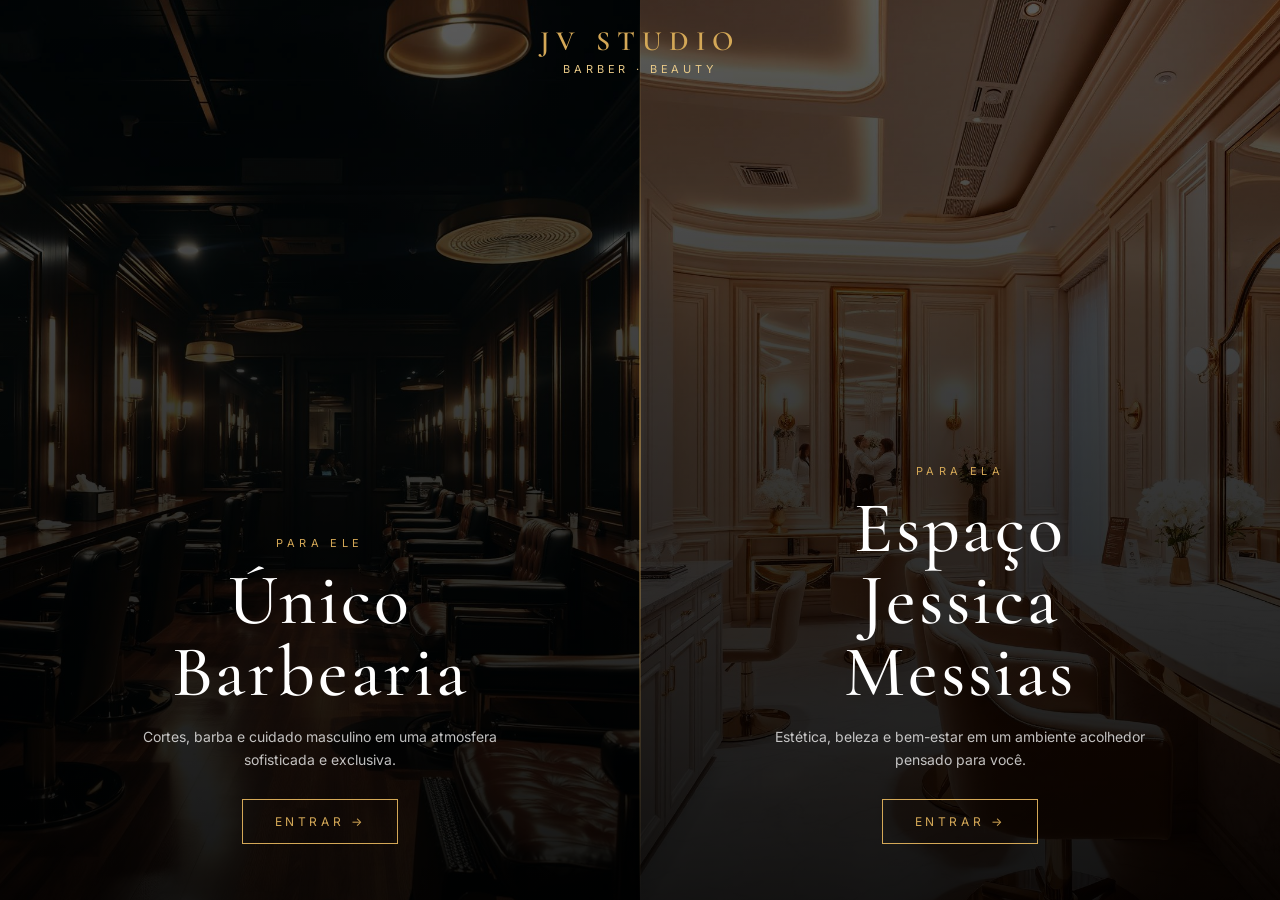
<file: index.html>
<!DOCTYPE html>
<html lang="pt-BR">
<head>
<meta charset="UTF-8" />
<meta name="viewport" content="width=device-width, initial-scale=1" />
<title>JV Studio — Único Barbearia & Espaço Jessica Messias</title>
<meta name="description" content="Dois universos de beleza e cuidado em um só lugar." />
<link rel="stylesheet" href="styles.css" />
</head>
<body>
  <div class="jv-home">
      <div class="jv-home__brand"><strong>JV STUDIO</strong>BARBER · BEAUTY</div>

    <a href="unico.html" class="jv-home__side">
      <div class="jv-home__bg" style="background-image:url('assets/unico-hero.jpg')"></div>
      <div class="jv-home__overlay"></div>
      <div class="jv-home__content">
        <div class="jv-home__kicker">Para ele</div>
        <h1 class="jv-home__title">Único<br/>Barbearia</h1>
        <p class="jv-home__desc">Cortes, barba e cuidado masculino em uma atmosfera sofisticada e exclusiva.</p>
        <span class="jv-home__cta">Entrar →</span>
      </div>
    </a>

    <div class="jv-home__divider"></div>

    <a href="jessicamessias.html" class="jv-home__side">
      <div class="jv-home__bg" style="background-image:url('assets/jessica-hero.jpg')"></div>
      <div class="jv-home__overlay"></div>
      <div class="jv-home__content">
        <div class="jv-home__kicker">Para ela</div>
        <h1 class="jv-home__title">Espaço<br/>Jessica Messias</h1>
        <p class="jv-home__desc">Estética, beleza e bem-estar em um ambiente acolhedor pensado para você.</p>
        <span class="jv-home__cta">Entrar →</span>
      </div>
    </a>
  </div>
  <script src="script.js"></script>
</body>
</html>
</file>
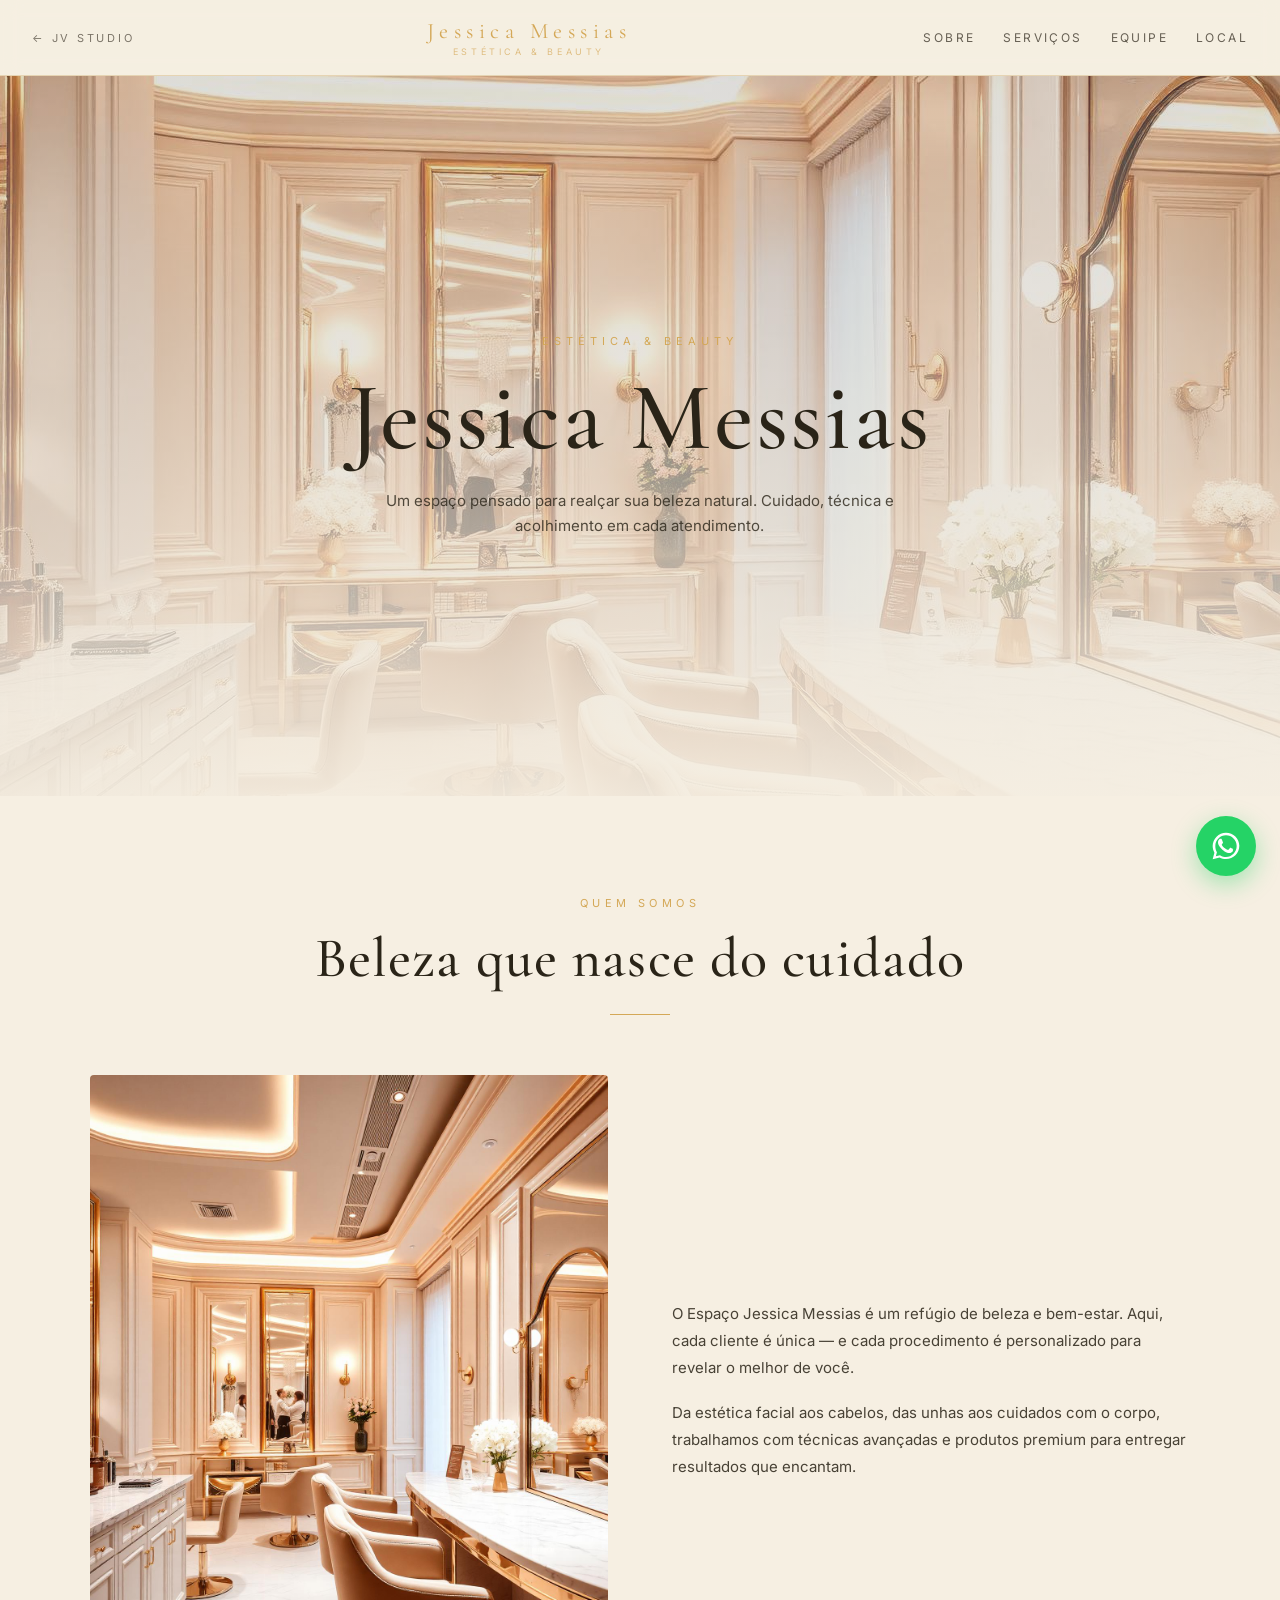
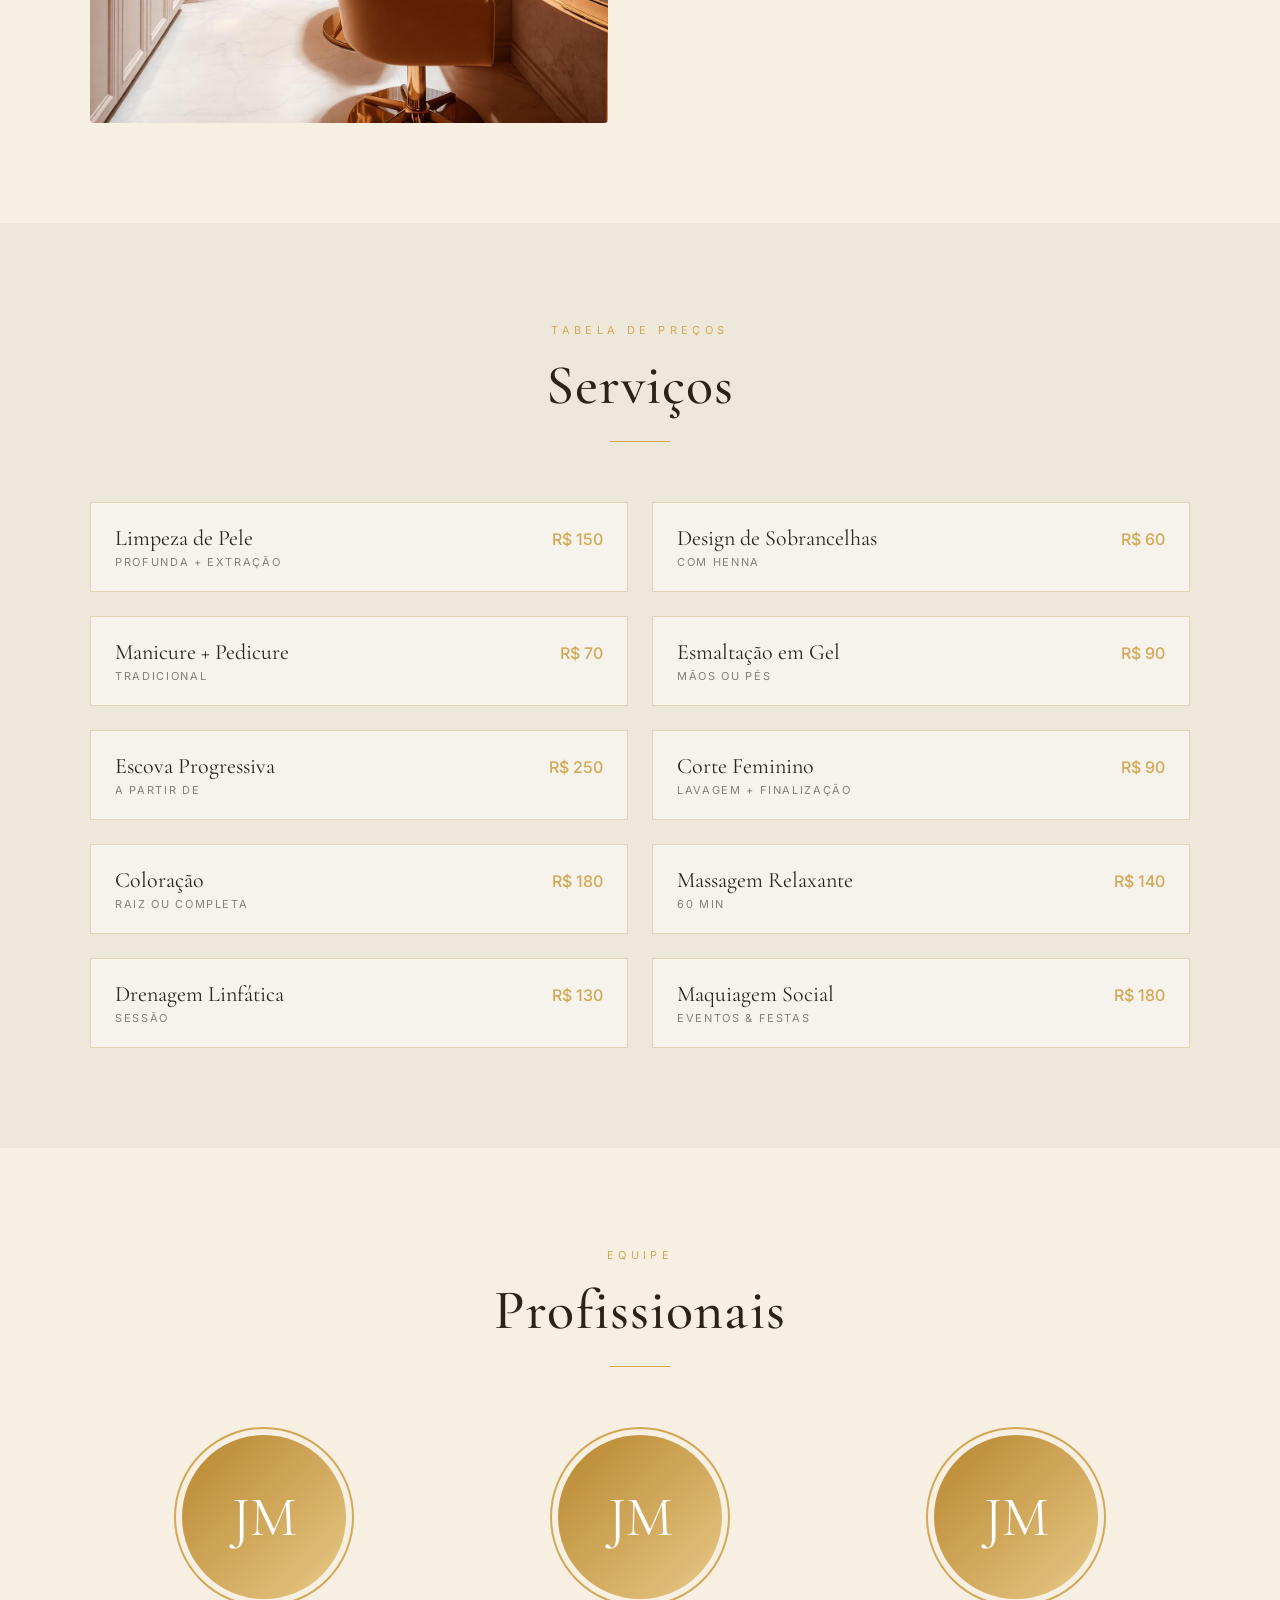
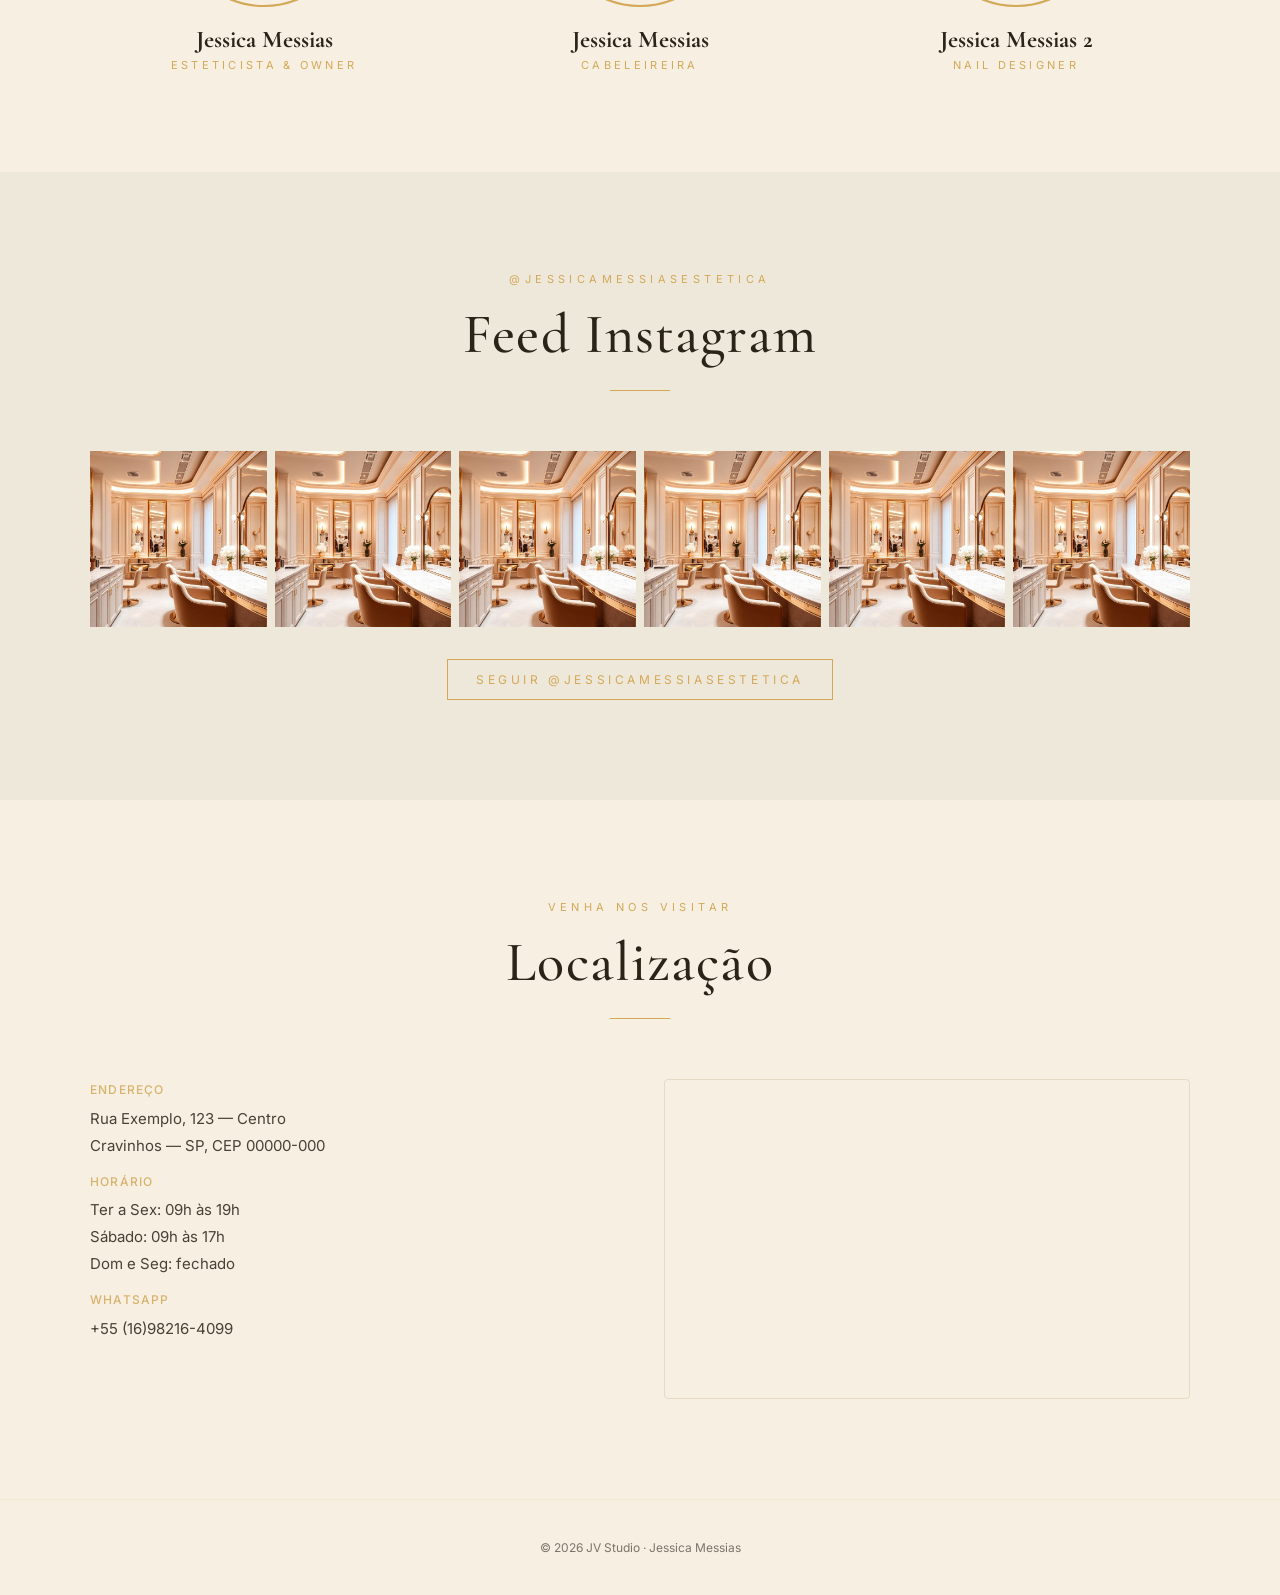
<file: jessicamessias.html>
<!DOCTYPE html>
<html lang="pt-BR">
<head>
<meta charset="UTF-8" />
<meta name="viewport" content="width=device-width, initial-scale=1" />
<title>Jessica Messias — JV Studio</title>
<meta name="description" content="Um espaço pensado para realçar sua beleza natural. Cuidado, técnica e acolhimento em cada atendimento." />
<link rel="stylesheet" href="styles.css" />
</head>
<body>
<div class="jv-page jv-page--light">
  <nav class="jv-nav">
    <a href="index.html" class="jv-nav__back">← JV Studio</a>
    <a href="#topo" class="jv-nav__logo">Jessica Messias<small>ESTÉTICA & BEAUTY</small></a>
    <div class="jv-nav__links">
      <a href="#sobre">Sobre</a>
      <a href="#servicos">Serviços</a>
      <a href="#profissionais">Equipe</a>
      <a href="#localizacao">Local</a>
    </div>
  </nav>

  <section id="topo" class="jv-hero">
    <div class="jv-hero__bg" style="background-image:url('assets/jessica-hero.jpg')"></div>
    <div class="jv-hero__overlay"></div>
    <div class="jv-hero__inner">
      <div class="jv-hero__kicker">ESTÉTICA & BEAUTY</div>
      <h1 class="jv-hero__title">Jessica Messias</h1>
      <p class="jv-hero__sub">Um espaço pensado para realçar sua beleza natural. Cuidado, técnica e acolhimento em cada atendimento.</p>
    </div>
  </section>

  <section id="sobre" class="jv-section">
    <div class="jv-section__wrap">
      <div class="jv-section__kicker">Quem somos</div>
      <h2 class="jv-section__title">Beleza que nasce do cuidado</h2>
      <div class="jv-about">
        <img src="assets/jessica-hero.jpg" alt="Jessica Messias" loading="lazy">
        <div><p>O Espaço Jessica Messias é um refúgio de beleza e bem-estar. Aqui, cada cliente é única — e cada procedimento é personalizado para revelar o melhor de você.</p><p>Da estética facial aos cabelos, das unhas aos cuidados com o corpo, trabalhamos com técnicas avançadas e produtos premium para entregar resultados que encantam.</p></div>
      </div>
    </div>
  </section>

  <section id="servicos" class="jv-section jv-section--alt">
    <div class="jv-section__wrap">
      <div class="jv-section__kicker">Tabela de preços</div>
      <h2 class="jv-section__title">Serviços</h2>
      <div class="jv-services"><div class="jv-service"><div class="jv-service__name">Limpeza de Pele<small>Profunda + extração</small></div><div class="jv-service__price">R$ 150</div></div>
<div class="jv-service"><div class="jv-service__name">Design de Sobrancelhas<small>Com henna</small></div><div class="jv-service__price">R$ 60</div></div>
<div class="jv-service"><div class="jv-service__name">Manicure + Pedicure<small>Tradicional</small></div><div class="jv-service__price">R$ 70</div></div>
<div class="jv-service"><div class="jv-service__name">Esmaltação em Gel<small>Mãos ou pés</small></div><div class="jv-service__price">R$ 90</div></div>
<div class="jv-service"><div class="jv-service__name">Escova Progressiva<small>A partir de</small></div><div class="jv-service__price">R$ 250</div></div>
<div class="jv-service"><div class="jv-service__name">Corte Feminino<small>Lavagem + finalização</small></div><div class="jv-service__price">R$ 90</div></div>
<div class="jv-service"><div class="jv-service__name">Coloração<small>Raiz ou completa</small></div><div class="jv-service__price">R$ 180</div></div>
<div class="jv-service"><div class="jv-service__name">Massagem Relaxante<small>60 min</small></div><div class="jv-service__price">R$ 140</div></div>
<div class="jv-service"><div class="jv-service__name">Drenagem Linfática<small>Sessão</small></div><div class="jv-service__price">R$ 130</div></div>
<div class="jv-service"><div class="jv-service__name">Maquiagem Social<small>Eventos & festas</small></div><div class="jv-service__price">R$ 180</div></div>
</div>
    </div>
  </section>

  <section id="profissionais" class="jv-section">
    <div class="jv-section__wrap">
      <div class="jv-section__kicker">Equipe</div>
      <h2 class="jv-section__title">Profissionais</h2>
      <div class="jv-pros"><div class="jv-pro"><div class="jv-pro__avatar"><div>JM</div></div><h3 class="jv-pro__name">Jessica Messias</h3><div class="jv-pro__role">Esteticista & Owner</div></div>
<div class="jv-pro"><div class="jv-pro__avatar"><div>JM</div></div><h3 class="jv-pro__name">Jessica Messias</h3><div class="jv-pro__role">Cabeleireira</div></div>
<div class="jv-pro"><div class="jv-pro__avatar"><div>JM</div></div><h3 class="jv-pro__name">Jessica Messias 2</h3><div class="jv-pro__role">Nail Designer</div></div>
</div>
    </div>
  </section>

  <section id="instagram" class="jv-section jv-section--alt">
    <div class="jv-section__wrap">
      <div class="jv-section__kicker">@jessicamessiasestetica</div>
      <h2 class="jv-section__title">Feed Instagram</h2>
      <div class="jv-insta"><a href="https://instagram.com/jessicamessiasestetica" target="_blank" rel="noopener"><img src="assets/jessica-hero.jpg" alt="Instagram 1" loading="lazy"></a>
<a href="https://instagram.com/jessicamessiasestetica" target="_blank" rel="noopener"><img src="assets/jessica-hero.jpg" alt="Instagram 2" loading="lazy"></a>
<a href="https://instagram.com/jessicamessiasestetica" target="_blank" rel="noopener"><img src="assets/jessica-hero.jpg" alt="Instagram 3" loading="lazy"></a>
<a href="https://instagram.com/jessicamessiasestetica" target="_blank" rel="noopener"><img src="assets/jessica-hero.jpg" alt="Instagram 4" loading="lazy"></a>
<a href="https://instagram.com/jessicamessiasestetica" target="_blank" rel="noopener"><img src="assets/jessica-hero.jpg" alt="Instagram 5" loading="lazy"></a>
<a href="https://instagram.com/jessicamessiasestetica" target="_blank" rel="noopener"><img src="assets/jessica-hero.jpg" alt="Instagram 6" loading="lazy"></a>
</div>
      <div class="jv-insta__cta"><a href="https://instagram.com/jessicamessiasestetica" target="_blank" rel="noopener">Seguir @jessicamessiasestetica</a></div>
    </div>
  </section>

  <section id="localizacao" class="jv-section">
    <div class="jv-section__wrap">
      <div class="jv-section__kicker">Venha nos visitar</div>
      <h2 class="jv-section__title">Localização</h2>
      <div class="jv-location">
        <div class="jv-location__info">
          <p><strong>Endereço</strong>Rua Exemplo, 123 — Centro<br>Cravinhos — SP, CEP 00000-000<br></p>
          <p><strong>Horário</strong>Ter a Sex: 09h às 19h<br>Sábado: 09h às 17h<br>Dom e Seg: fechado<br></p>
          <p><strong>WhatsApp</strong>+55 (16)98216-4099</p>
        </div>
        <iframe src="https://www.google.com/maps?q=estetica&output=embed" loading="lazy" referrerpolicy="no-referrer-when-downgrade" title="Mapa"></iframe>
      </div>
    </div>
  </section>

  <footer class="jv-footer">© 2026 JV Studio · Jessica Messias</footer>

  <a class="jv-whats" data-whats="jessica" href="#" target="_blank" rel="noopener" aria-label="WhatsApp"><svg viewBox="0 0 24 24" fill="currentColor"><path d="M17.5 14.4c-.3-.1-1.7-.9-2-1s-.5-.1-.7.2-.8 1-1 1.2-.4.2-.7.1c-.3-.2-1.3-.5-2.5-1.5-.9-.8-1.5-1.8-1.7-2.1-.2-.3 0-.5.1-.6.1-.1.3-.4.4-.5.1-.2.2-.3.3-.5.1-.2 0-.4 0-.5C9.6 9 9 7.5 8.8 7c-.2-.5-.4-.4-.6-.4h-.5c-.2 0-.5.1-.7.4-.3.3-1 1-1 2.4 0 1.4 1 2.8 1.2 3 .2.2 2 3 4.8 4.2 1.7.7 2.4.8 3.2.7.5-.1 1.7-.7 1.9-1.3.2-.7.2-1.2.2-1.3-.1-.1-.3-.2-.6-.3M12 2C6.5 2 2 6.5 2 12c0 1.8.5 3.5 1.3 5L2 22l5.2-1.4c1.5.8 3.1 1.2 4.8 1.2 5.5 0 10-4.5 10-10S17.5 2 12 2m0 18.3c-1.5 0-2.9-.4-4.2-1.2l-.3-.2-3.1.8.8-3-.2-.3C4.3 15 4 13.5 4 12c0-4.4 3.6-8 8-8s8 3.6 8 8-3.6 8.3-8 8.3"/></svg></a>
</div>
<script src="script.js"></script>
</body>
</html>
</file>
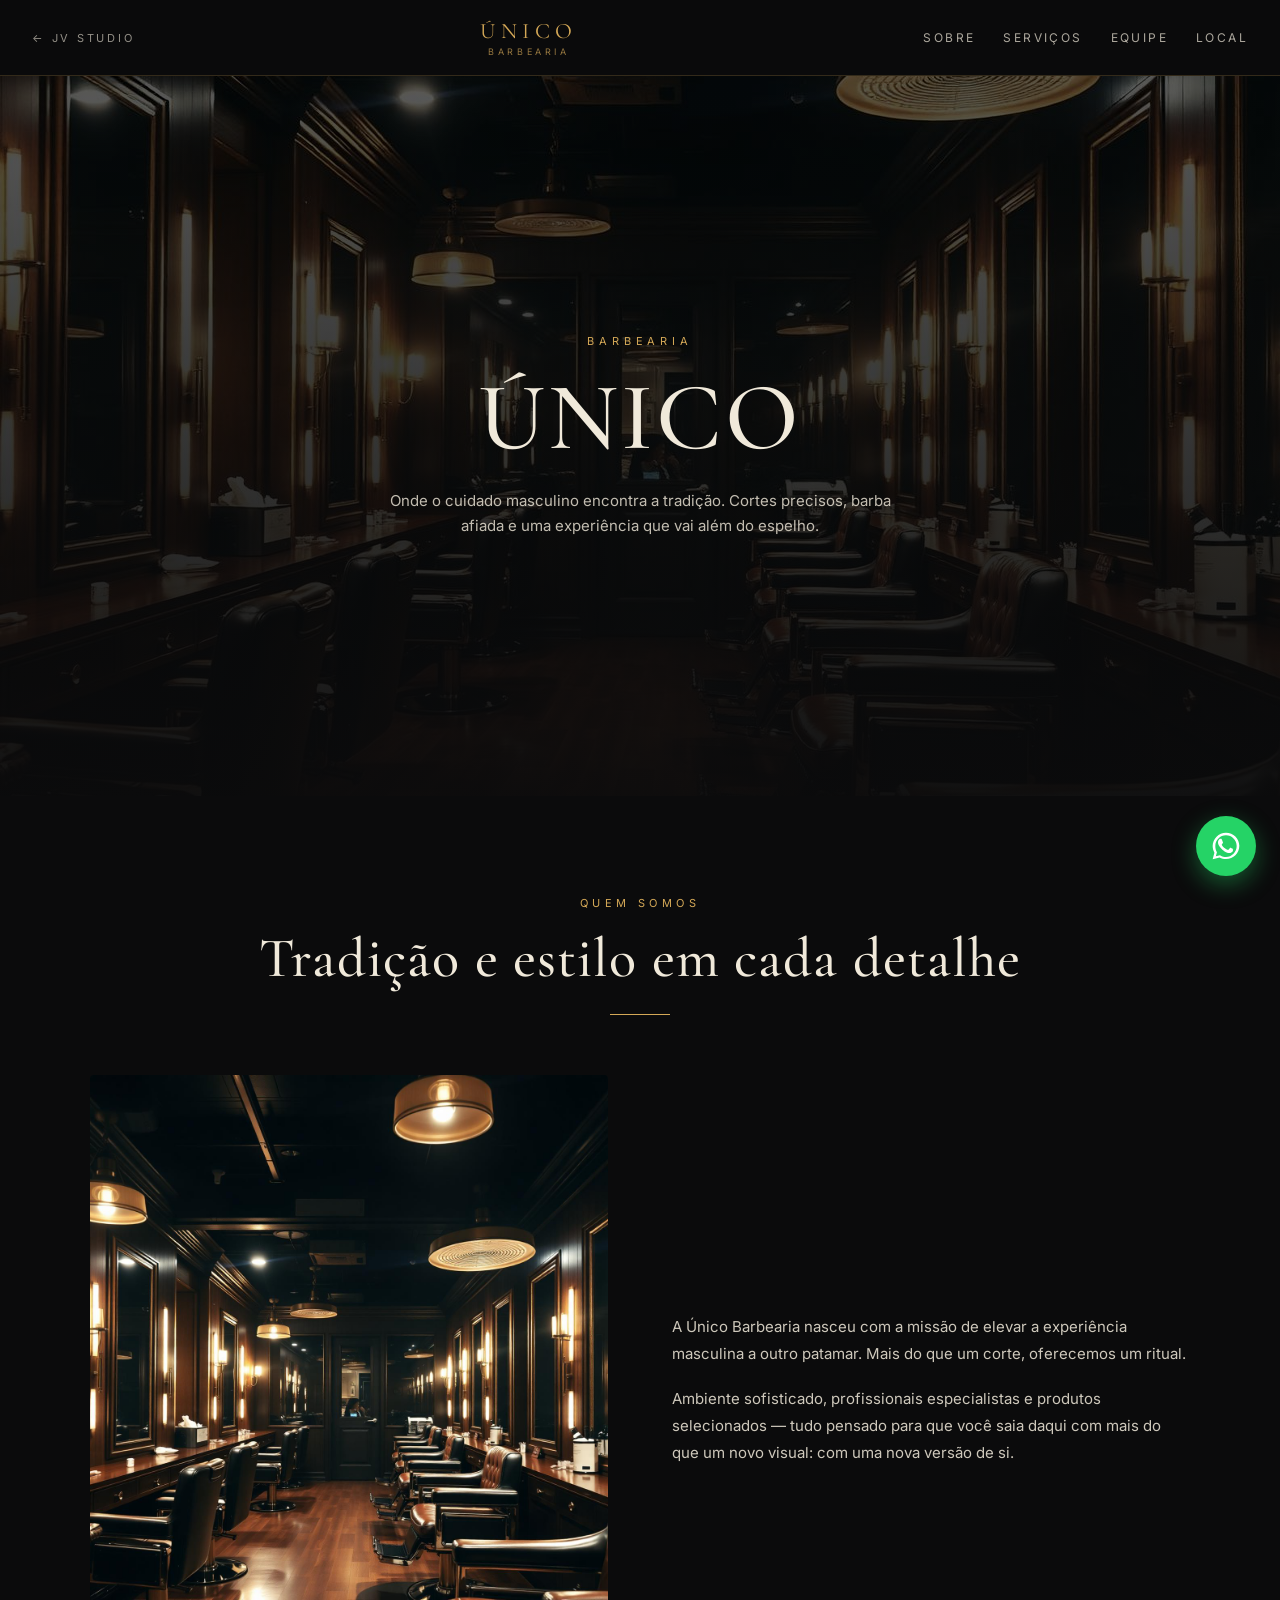
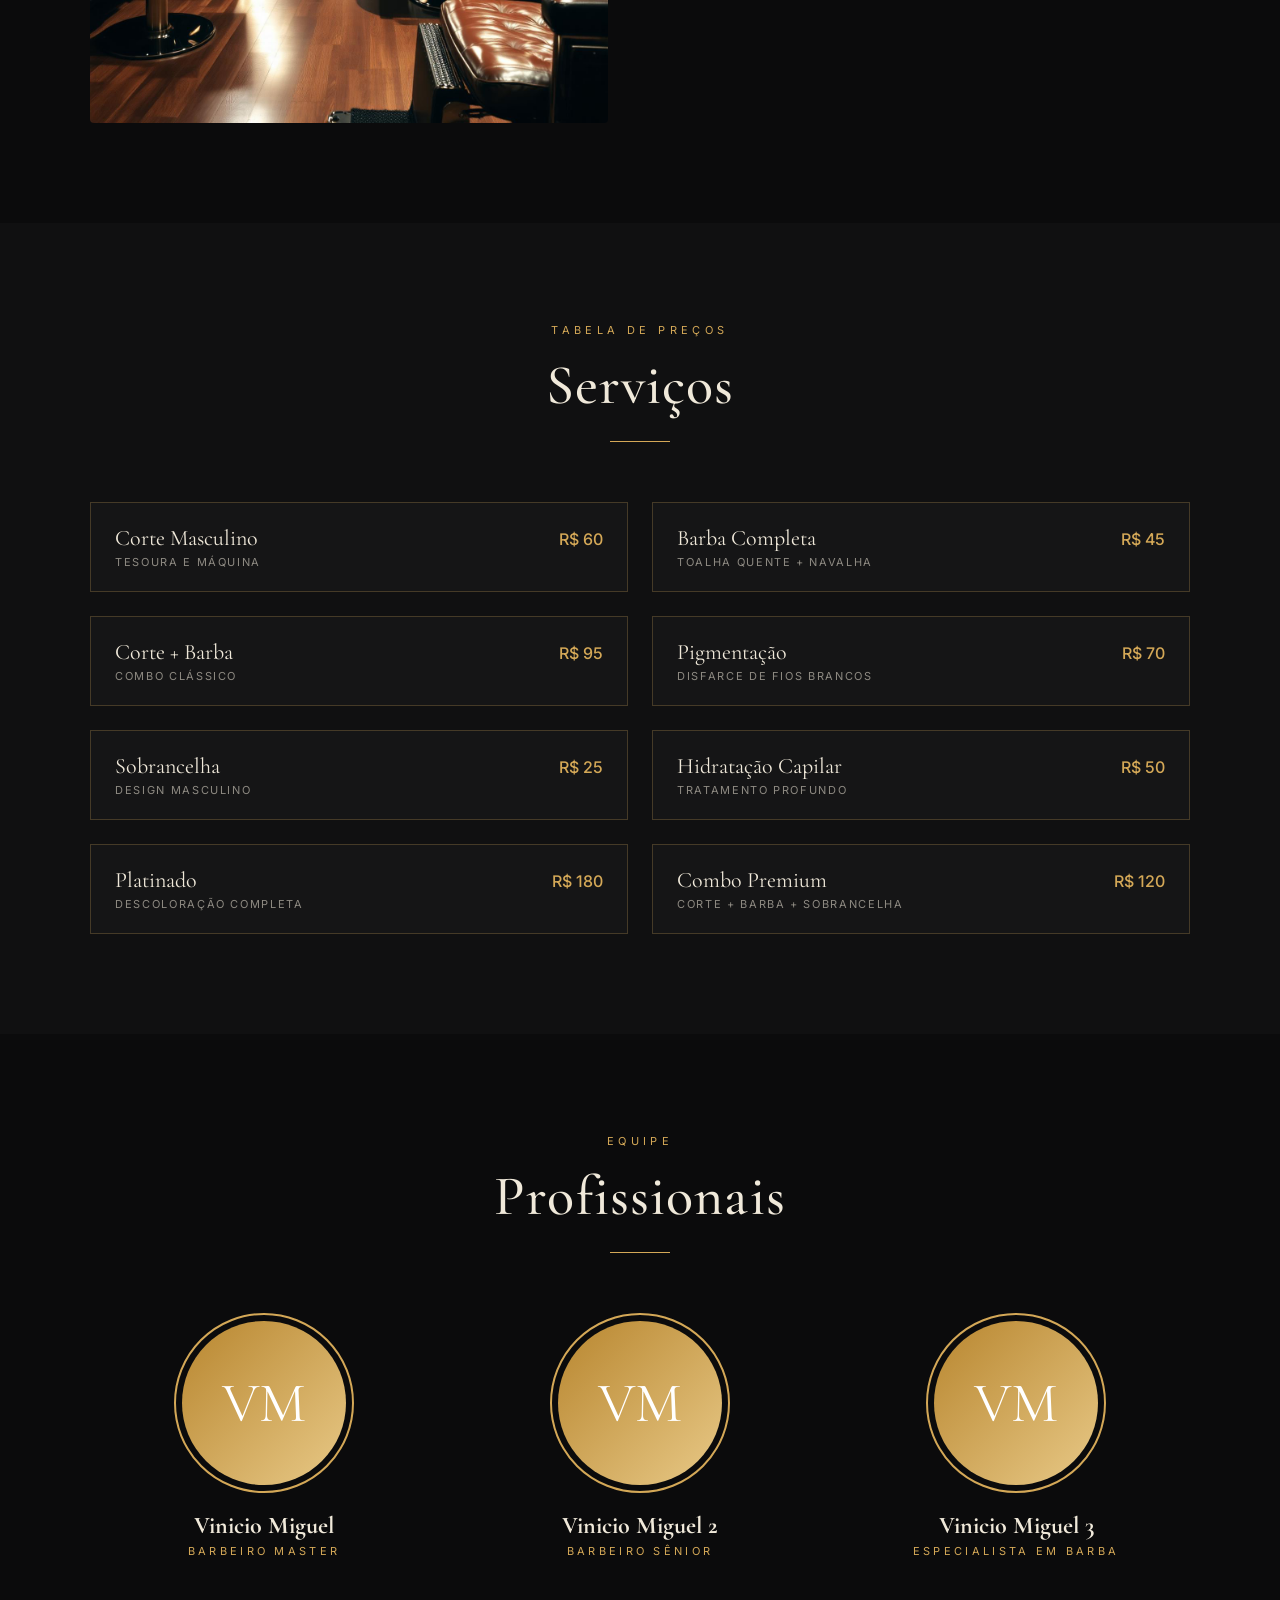
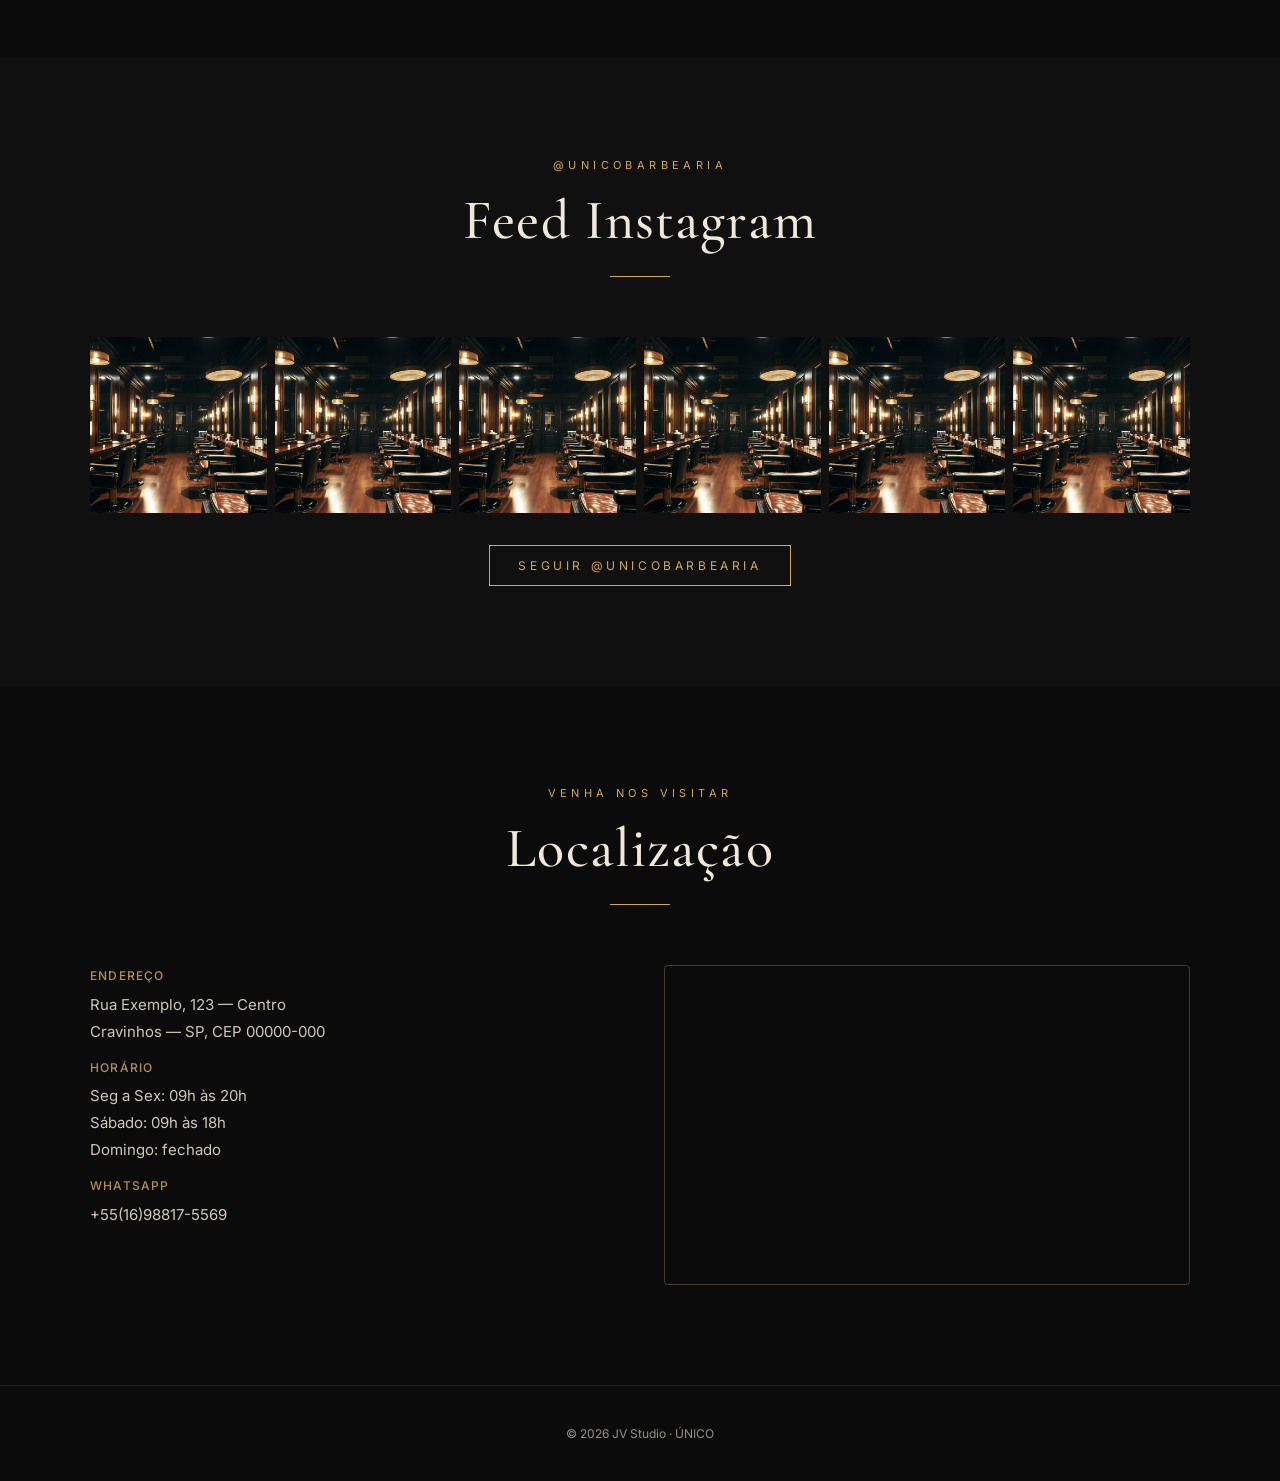
<file: unico.html>
<!DOCTYPE html>
<html lang="pt-BR">
<head>
<meta charset="UTF-8" />
<meta name="viewport" content="width=device-width, initial-scale=1" />
<title>ÚNICO — JV Studio</title>
<meta name="description" content="Onde o cuidado masculino encontra a tradição. Cortes precisos, barba afiada e uma experiência que vai além do espelho." />
<link rel="stylesheet" href="styles.css" />
</head>
<body>
<div class="jv-page ">
  <nav class="jv-nav">
    <a href="index.html" class="jv-nav__back">← JV Studio</a>
    <a href="#topo" class="jv-nav__logo">ÚNICO<small>BARBEARIA</small></a>
    <div class="jv-nav__links">
      <a href="#sobre">Sobre</a>
      <a href="#servicos">Serviços</a>
      <a href="#profissionais">Equipe</a>
      <a href="#localizacao">Local</a>
    </div>
  </nav>

  <section id="topo" class="jv-hero">
    <div class="jv-hero__bg" style="background-image:url('assets/unico-hero.jpg')"></div>
    <div class="jv-hero__overlay"></div>
    <div class="jv-hero__inner">
      <div class="jv-hero__kicker">BARBEARIA</div>
      <h1 class="jv-hero__title">ÚNICO</h1>
      <p class="jv-hero__sub">Onde o cuidado masculino encontra a tradição. Cortes precisos, barba afiada e uma experiência que vai além do espelho.</p>
    </div>
  </section>

  <section id="sobre" class="jv-section">
    <div class="jv-section__wrap">
      <div class="jv-section__kicker">Quem somos</div>
      <h2 class="jv-section__title">Tradição e estilo em cada detalhe</h2>
      <div class="jv-about">
        <img src="assets/unico-hero.jpg" alt="ÚNICO" loading="lazy">
        <div><p>A Único Barbearia nasceu com a missão de elevar a experiência masculina a outro patamar. Mais do que um corte, oferecemos um ritual.</p><p>Ambiente sofisticado, profissionais especialistas e produtos selecionados — tudo pensado para que você saia daqui com mais do que um novo visual: com uma nova versão de si.</p></div>
      </div>
    </div>
  </section>

  <section id="servicos" class="jv-section jv-section--alt">
    <div class="jv-section__wrap">
      <div class="jv-section__kicker">Tabela de preços</div>
      <h2 class="jv-section__title">Serviços</h2>
      <div class="jv-services"><div class="jv-service"><div class="jv-service__name">Corte Masculino<small>Tesoura e máquina</small></div><div class="jv-service__price">R$ 60</div></div>
<div class="jv-service"><div class="jv-service__name">Barba Completa<small>Toalha quente + navalha</small></div><div class="jv-service__price">R$ 45</div></div>
<div class="jv-service"><div class="jv-service__name">Corte + Barba<small>Combo clássico</small></div><div class="jv-service__price">R$ 95</div></div>
<div class="jv-service"><div class="jv-service__name">Pigmentação<small>Disfarce de fios brancos</small></div><div class="jv-service__price">R$ 70</div></div>
<div class="jv-service"><div class="jv-service__name">Sobrancelha<small>Design masculino</small></div><div class="jv-service__price">R$ 25</div></div>
<div class="jv-service"><div class="jv-service__name">Hidratação Capilar<small>Tratamento profundo</small></div><div class="jv-service__price">R$ 50</div></div>
<div class="jv-service"><div class="jv-service__name">Platinado<small>Descoloração completa</small></div><div class="jv-service__price">R$ 180</div></div>
<div class="jv-service"><div class="jv-service__name">Combo Premium<small>Corte + barba + sobrancelha</small></div><div class="jv-service__price">R$ 120</div></div>
</div>
    </div>
  </section>

  <section id="profissionais" class="jv-section">
    <div class="jv-section__wrap">
      <div class="jv-section__kicker">Equipe</div>
      <h2 class="jv-section__title">Profissionais</h2>
      <div class="jv-pros"><div class="jv-pro"><div class="jv-pro__avatar"><div>VM</div></div><h3 class="jv-pro__name">Vinicio Miguel</h3><div class="jv-pro__role">Barbeiro Master</div></div>
<div class="jv-pro"><div class="jv-pro__avatar"><div>VM</div></div><h3 class="jv-pro__name">Vinicio Miguel 2</h3><div class="jv-pro__role">Barbeiro Sênior</div></div>
<div class="jv-pro"><div class="jv-pro__avatar"><div>VM</div></div><h3 class="jv-pro__name">Vinicio Miguel 3</h3><div class="jv-pro__role">Especialista em Barba</div></div>
</div>
    </div>
  </section>

  <section id="instagram" class="jv-section jv-section--alt">
    <div class="jv-section__wrap">
      <div class="jv-section__kicker">@unicobarbearia</div>
      <h2 class="jv-section__title">Feed Instagram</h2>
      <div class="jv-insta"><a href="https://instagram.com/unicobarbearia" target="_blank" rel="noopener"><img src="assets/unico-hero.jpg" alt="Instagram 1" loading="lazy"></a>
<a href="https://instagram.com/unicobarbearia" target="_blank" rel="noopener"><img src="assets/unico-hero.jpg" alt="Instagram 2" loading="lazy"></a>
<a href="https://instagram.com/unicobarbearia" target="_blank" rel="noopener"><img src="assets/unico-hero.jpg" alt="Instagram 3" loading="lazy"></a>
<a href="https://instagram.com/unicobarbearia" target="_blank" rel="noopener"><img src="assets/unico-hero.jpg" alt="Instagram 4" loading="lazy"></a>
<a href="https://instagram.com/unicobarbearia" target="_blank" rel="noopener"><img src="assets/unico-hero.jpg" alt="Instagram 5" loading="lazy"></a>
<a href="https://instagram.com/unicobarbearia" target="_blank" rel="noopener"><img src="assets/unico-hero.jpg" alt="Instagram 6" loading="lazy"></a>
</div>
      <div class="jv-insta__cta"><a href="https://instagram.com/unicobarbearia" target="_blank" rel="noopener">Seguir @unicobarbearia</a></div>
    </div>
  </section>

  <section id="localizacao" class="jv-section">
    <div class="jv-section__wrap">
      <div class="jv-section__kicker">Venha nos visitar</div>
      <h2 class="jv-section__title">Localização</h2>
      <div class="jv-location">
        <div class="jv-location__info">
          <p><strong>Endereço</strong>Rua Exemplo, 123 — Centro<br>Cravinhos — SP, CEP 00000-000<br></p>
          <p><strong>Horário</strong>Seg a Sex: 09h às 20h<br>Sábado: 09h às 18h<br>Domingo: fechado<br></p>
          <p><strong>WhatsApp</strong>+55(16)98817-5569</p>
        </div>
        <iframe src="https://www.google.com/maps?q=barbearia&output=embed" loading="lazy" referrerpolicy="no-referrer-when-downgrade" title="Mapa"></iframe>
      </div>
    </div>
  </section>

  <footer class="jv-footer">© 2026 JV Studio · ÚNICO</footer>

  <a class="jv-whats" data-whats="unico" href="#" target="_blank" rel="noopener" aria-label="WhatsApp"><svg viewBox="0 0 24 24" fill="currentColor"><path d="M17.5 14.4c-.3-.1-1.7-.9-2-1s-.5-.1-.7.2-.8 1-1 1.2-.4.2-.7.1c-.3-.2-1.3-.5-2.5-1.5-.9-.8-1.5-1.8-1.7-2.1-.2-.3 0-.5.1-.6.1-.1.3-.4.4-.5.1-.2.2-.3.3-.5.1-.2 0-.4 0-.5C9.6 9 9 7.5 8.8 7c-.2-.5-.4-.4-.6-.4h-.5c-.2 0-.5.1-.7.4-.3.3-1 1-1 2.4 0 1.4 1 2.8 1.2 3 .2.2 2 3 4.8 4.2 1.7.7 2.4.8 3.2.7.5-.1 1.7-.7 1.9-1.3.2-.7.2-1.2.2-1.3-.1-.1-.3-.2-.6-.3M12 2C6.5 2 2 6.5 2 12c0 1.8.5 3.5 1.3 5L2 22l5.2-1.4c1.5.8 3.1 1.2 4.8 1.2 5.5 0 10-4.5 10-10S17.5 2 12 2m0 18.3c-1.5 0-2.9-.4-4.2-1.2l-.3-.2-3.1.8.8-3-.2-.3C4.3 15 4 13.5 4 12c0-4.4 3.6-8 8-8s8 3.6 8 8-3.6 8.3-8 8.3"/></svg></a>
</div>
<script src="script.js"></script>
</body>
</html>
</file>
<file: styles.css>
@import url('https://fonts.googleapis.com/css2?family=Cormorant+Garamond:wght@400;500;600&family=Inter:wght@300;400;500;600&display=swap');

* { box-sizing: border-box; margin: 0; padding: 0; }
body { font-family: "Cormorant Garamond", Georgia, serif; background: #0b0b0c; color: #f0e9da; }
:root { --gold:#d4a857; --gold-2:#b8862f; --gold-soft:#e8c987; --ink:#0b0b0c; --ink-2:#141416; --cream:#f6efe2; }

/* HOME */
.jv-home { min-height:100vh; display:grid; grid-template-columns:1fr 1fr; background:#000; color:#fff; position:relative; overflow:hidden; }
.jv-home__brand { position:absolute; top:24px; left:50%; transform:translateX(-50%); z-index:5; text-align:center; letter-spacing:.35em; font-family:"Inter",sans-serif; font-size:11px; color:var(--gold-soft);}
.jv-home__brand strong { display:block; font-family:"Cormorant Garamond",serif; font-weight:600; letter-spacing:.25em; font-size:28px; color:var(--gold); margin-bottom:4px;}
.jv-home__side { position:relative; display:flex; align-items:flex-end; justify-content:center; padding:64px 32px 56px; overflow:hidden; text-decoration:none; color:inherit;}
.jv-home__bg { position:absolute; inset:0; background-size:cover; background-position:center; transform:scale(1.05); transition:transform 1.1s ease, filter .6s ease; filter:brightness(.55) saturate(1.05);}
.jv-home__side:hover .jv-home__bg { transform:scale(1.12); filter:brightness(.75) saturate(1.15);}
.jv-home__overlay { position:absolute; inset:0; background:linear-gradient(180deg,rgba(0,0,0,.35),rgba(0,0,0,.85));}
.jv-home__content { position:relative; z-index:2; text-align:center; max-width:420px;}
.jv-home__kicker { font-family:"Inter",sans-serif; font-size:11px; letter-spacing:.4em; color:var(--gold); text-transform:uppercase; margin-bottom:14px;}
.jv-home__title { font-family:"Cormorant Garamond",serif; font-size:clamp(40px,6vw,72px); font-weight:500; letter-spacing:.04em; line-height:1; margin:0 0 18px; color:#fff;}
.jv-home__desc { font-family:"Inter",sans-serif; font-size:14px; line-height:1.6; color:rgba(255,255,255,.75); margin:0 0 28px;}
.jv-home__cta { display:inline-flex; align-items:center; gap:10px; padding:14px 32px; border:1px solid var(--gold); color:var(--gold); font-family:"Inter",sans-serif; font-size:12px; letter-spacing:.3em; text-transform:uppercase; transition:all .3s ease; background:transparent;}
.jv-home__side:hover .jv-home__cta { background:var(--gold); color:#000;}
.jv-home__divider { position:absolute; top:0; bottom:0; left:50%; width:1px; background:linear-gradient(180deg,transparent,var(--gold) 50%,transparent); z-index:3; transform:translateX(-50%);}
@media (max-width:768px){ .jv-home{ grid-template-columns:1fr;} .jv-home__divider{ left:0; right:0; top:50%; width:auto; height:1px; background:linear-gradient(90deg,transparent,var(--gold) 50%,transparent);} .jv-home__brand{ top:18px;} .jv-home__side{ padding:80px 24px 48px; min-height:50vh;} }

/* SUBSITE */
.jv-page { background:var(--ink); color:#f0e9da; min-height:100vh; }
.jv-page--light { background:var(--cream); color:#2a2418; }
.jv-nav { position:sticky; top:0; z-index:50; display:flex; align-items:center; justify-content:space-between; padding:18px 32px; background:rgba(11,11,12,.85); backdrop-filter:blur(10px); border-bottom:1px solid rgba(212,168,87,.2);}
.jv-page--light .jv-nav { background:rgba(246,239,226,.9); border-bottom:1px solid rgba(184,134,47,.25);}
.jv-nav__logo { font-family:"Cormorant Garamond",serif; font-size:22px; letter-spacing:.25em; color:var(--gold); text-decoration:none; text-align:center;}
.jv-nav__logo small { display:block; font-family:"Inter",sans-serif; font-size:9px; letter-spacing:.4em; opacity:.7; margin-top:2px;}
.jv-nav__links { display:flex; gap:28px; font-family:"Inter",sans-serif; font-size:12px; letter-spacing:.2em; text-transform:uppercase;}
.jv-nav__links a { color:inherit; text-decoration:none; opacity:.7; transition:opacity .2s;}
.jv-nav__links a:hover { opacity:1; color:var(--gold);}
.jv-nav__back { font-family:"Inter",sans-serif; font-size:11px; letter-spacing:.25em; text-transform:uppercase; color:inherit; opacity:.6; text-decoration:none;}
.jv-nav__back:hover { opacity:1;}
@media (max-width:768px){ .jv-nav{ padding:14px 18px;} .jv-nav__links{ display:none;} }

.jv-hero { position:relative; min-height:80vh; display:flex; align-items:center; justify-content:center; text-align:center; padding:80px 24px; overflow:hidden;}
.jv-hero__bg { position:absolute; inset:0; background-size:cover; background-position:center; filter:brightness(.5);}
.jv-page--light .jv-hero__bg { filter:brightness(.85);}
.jv-hero__overlay { position:absolute; inset:0; background:linear-gradient(180deg,rgba(0,0,0,.3),rgba(11,11,12,.95));}
.jv-page--light .jv-hero__overlay { background:linear-gradient(180deg,rgba(246,239,226,.2),rgba(246,239,226,.95));}
.jv-hero__inner { position:relative; z-index:2; max-width:720px;}
.jv-hero__kicker { font-family:"Inter",sans-serif; font-size:11px; letter-spacing:.45em; text-transform:uppercase; color:var(--gold); margin-bottom:22px;}
.jv-hero__title { font-family:"Cormorant Garamond",serif; font-size:clamp(48px,8vw,96px); font-weight:500; line-height:1; margin:0 0 22px; letter-spacing:.03em;}
.jv-hero__sub { font-family:"Inter",sans-serif; font-size:15px; line-height:1.7; opacity:.8; max-width:520px; margin:0 auto;}

.jv-section { padding:100px 24px;}
.jv-section--alt { background:rgba(255,255,255,.02);}
.jv-page--light .jv-section--alt { background:rgba(0,0,0,.03);}
.jv-section__wrap { max-width:1100px; margin:0 auto;}
.jv-section__kicker { font-family:"Inter",sans-serif; font-size:11px; letter-spacing:.4em; text-transform:uppercase; color:var(--gold); text-align:center; margin-bottom:14px;}
.jv-section__title { font-family:"Cormorant Garamond",serif; font-size:clamp(34px,5vw,56px); font-weight:500; text-align:center; margin:0 0 60px; letter-spacing:.02em;}
.jv-section__title::after { content:""; display:block; width:60px; height:1px; background:var(--gold); margin:22px auto 0;}

.jv-about { display:grid; grid-template-columns:1fr 1fr; gap:64px; align-items:center;}
.jv-about img { width:100%; border-radius:4px;}
.jv-about p { font-family:"Inter",sans-serif; font-size:15px; line-height:1.8; opacity:.85; margin:0 0 18px;}
@media (max-width:768px){ .jv-about{ grid-template-columns:1fr; gap:32px;} }

.jv-services { display:grid; grid-template-columns:repeat(2,1fr); gap:24px;}
@media (max-width:768px){ .jv-services{ grid-template-columns:1fr;} }
.jv-service { display:flex; justify-content:space-between; align-items:baseline; gap:18px; padding:22px 24px; border:1px solid rgba(212,168,87,.25); background:rgba(255,255,255,.02); transition:all .3s;}
.jv-page--light .jv-service { background:rgba(255,255,255,.5); border-color:rgba(184,134,47,.3);}
.jv-service:hover { border-color:var(--gold); transform:translateY(-2px);}
.jv-service__name { font-family:"Cormorant Garamond",serif; font-size:22px;}
.jv-service__name small { display:block; font-family:"Inter",sans-serif; font-size:11px; letter-spacing:.15em; text-transform:uppercase; opacity:.55; margin-top:4px; font-weight:400;}
.jv-service__price { font-family:"Inter",sans-serif; font-size:16px; color:var(--gold); font-weight:500; white-space:nowrap;}

.jv-pros { display:grid; grid-template-columns:repeat(3,1fr); gap:28px;}
@media (max-width:768px){ .jv-pros{ grid-template-columns:1fr;} }
.jv-pro { text-align:center;}
.jv-pro__avatar { width:180px; height:180px; border-radius:50%; margin:0 auto 18px; overflow:hidden; border:2px solid var(--gold); padding:6px;}
.jv-pro__avatar div { width:100%; height:100%; border-radius:50%; background:linear-gradient(135deg,var(--gold-2),var(--gold-soft)); display:flex; align-items:center; justify-content:center; font-family:"Cormorant Garamond",serif; font-size:56px; color:#fff;}
.jv-pro__name { font-family:"Cormorant Garamond",serif; font-size:24px; margin:0 0 4px;}
.jv-pro__role { font-family:"Inter",sans-serif; font-size:11px; letter-spacing:.3em; text-transform:uppercase; color:var(--gold);}

.jv-insta { display:grid; grid-template-columns:repeat(6,1fr); gap:8px;}
@media (max-width:768px){ .jv-insta{ grid-template-columns:repeat(3,1fr);} }
.jv-insta a { position:relative; aspect-ratio:1; overflow:hidden; display:block; background:#1a1a1c;}
.jv-insta a::after { content:""; position:absolute; inset:0; background:linear-gradient(135deg,rgba(212,168,87,.2),rgba(0,0,0,.4)); opacity:0; transition:opacity .3s;}
.jv-insta a:hover::after { opacity:1;}
.jv-insta img { width:100%; height:100%; object-fit:cover; transition:transform .5s;}
.jv-insta a:hover img { transform:scale(1.08);}
.jv-insta__cta { text-align:center; margin-top:32px;}
.jv-insta__cta a { display:inline-block; padding:12px 28px; border:1px solid var(--gold); color:var(--gold); font-family:"Inter",sans-serif; font-size:12px; letter-spacing:.3em; text-transform:uppercase; text-decoration:none; transition:all .3s;}
.jv-insta__cta a:hover { background:var(--gold); color:#000;}

.jv-location { display:grid; grid-template-columns:1fr 1fr; gap:48px; align-items:stretch;}
@media (max-width:768px){ .jv-location{ grid-template-columns:1fr;} }
.jv-location__info p { font-family:"Inter",sans-serif; font-size:15px; line-height:1.8; opacity:.85; margin:0 0 12px;}
.jv-location__info strong { color:var(--gold); font-weight:500; letter-spacing:.1em; font-size:12px; text-transform:uppercase; display:block; margin-bottom:4px;}
.jv-location iframe { width:100%; height:100%; min-height:320px; border:1px solid rgba(212,168,87,.3); border-radius:4px; filter:grayscale(.4);}

.jv-footer { padding:40px 24px; text-align:center; border-top:1px solid rgba(212,168,87,.2); font-family:"Inter",sans-serif; font-size:12px; opacity:.6;}

.jv-whats { position:fixed; bottom:24px; right:24px; z-index:100; width:60px; height:60px; border-radius:50%; background:#25d366; color:#fff; display:flex; align-items:center; justify-content:center; box-shadow:0 8px 24px rgba(37,211,102,.4); text-decoration:none; animation:jvPulse 2.5s ease-in-out infinite; transition:transform .3s;}
.jv-whats:hover { transform:scale(1.1);}
.jv-whats svg { width:32px; height:32px;}
@keyframes jvPulse { 0%,100%{ box-shadow:0 8px 24px rgba(37,211,102,.4);} 50%{ box-shadow:0 8px 24px rgba(37,211,102,.7), 0 0 0 12px rgba(37,211,102,.08);} }
</file>
